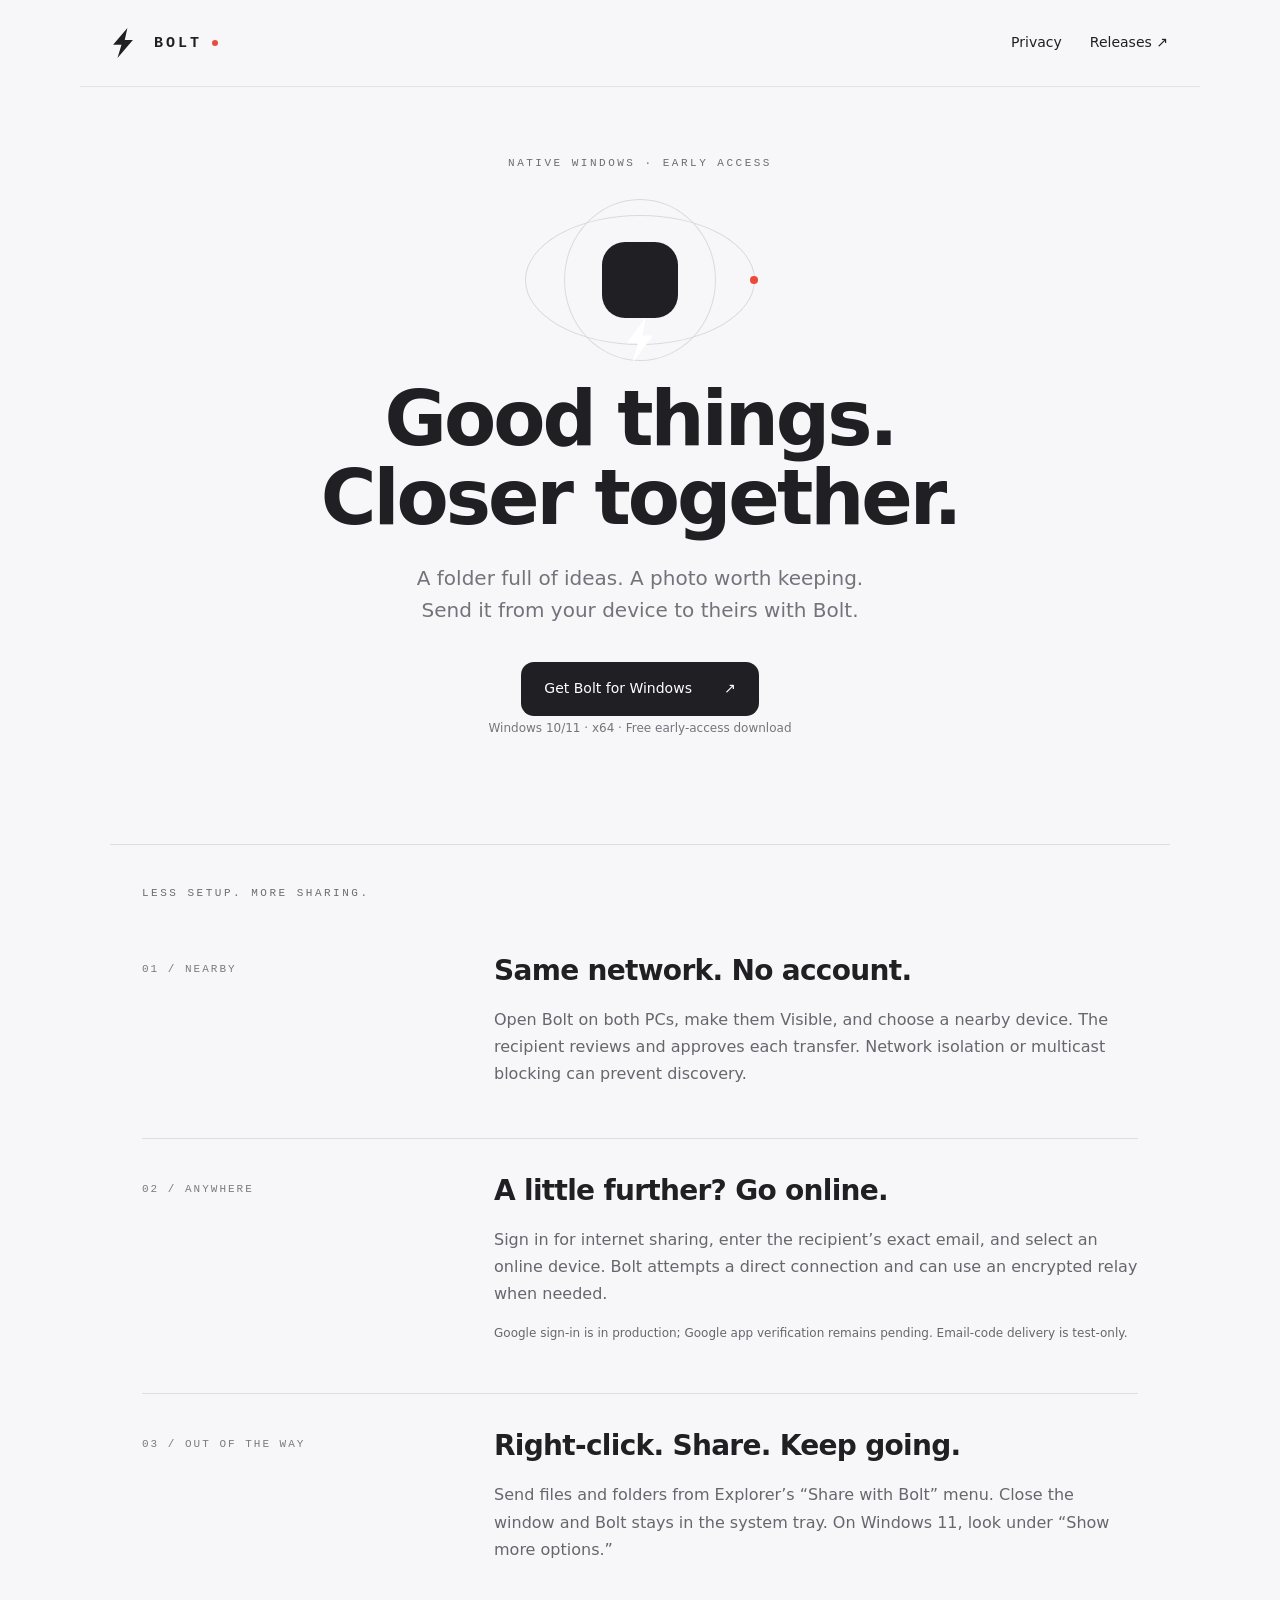
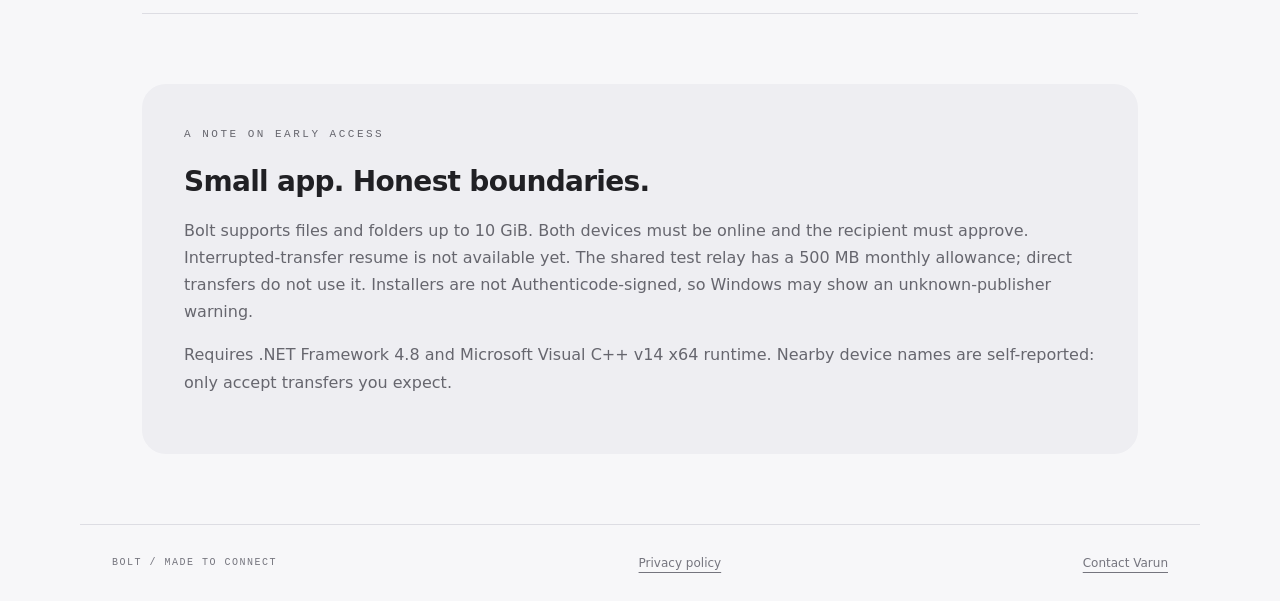
<file: index.html>
<!doctype html>
<html lang="en"><head><meta charset="utf-8"><meta name="viewport" content="width=device-width,initial-scale=1"><meta name="description" content="Bolt is an early-access native Windows app for sharing files and folders nearby or over the internet."><title>Bolt — A little closer.</title><link rel="stylesheet" href="style.css"></head>
<body><header><a class="brand" href="./" aria-label="Bolt home">ϟ <span>BOLT</span><i></i></a><nav><a href="privacy.html">Privacy</a><a href="https://github.com/VarunGotmare/Bolt-releases/releases">Releases ↗</a></nav></header>
<main><section class="hero"><p class="eyebrow">NATIVE WINDOWS · EARLY ACCESS</p><div class="orbit" aria-hidden="true"><span>ϟ</span><i></i></div><h1>Good things.<br>Closer together.</h1><p class="lead">A folder full of ideas. A photo worth keeping.<br>Send it from your device to theirs with Bolt.</p><a class="button" href="https://github.com/VarunGotmare/Bolt-releases/releases/latest">Get Bolt for Windows <span>↗</span></a><p class="fine">Windows 10/11 · x64 · Free early-access download</p></section>
<section class="story"><p class="eyebrow">LESS SETUP. MORE SHARING.</p><div class="rows"><article><span>01 / NEARBY</span><div><h2>Same network. No account.</h2><p>Open Bolt on both PCs, make them Visible, and choose a nearby device. The recipient reviews and approves each transfer. Network isolation or multicast blocking can prevent discovery.</p></div></article><article><span>02 / ANYWHERE</span><div><h2>A little further? Go online.</h2><p>Sign in for internet sharing, enter the recipient’s exact email, and select an online device. Bolt attempts a direct connection and can use an encrypted relay when needed.</p><p class="fine">Google sign-in is in production; Google app verification remains pending. Email-code delivery is test-only.</p></div></article><article><span>03 / OUT OF THE WAY</span><div><h2>Right-click. Share. Keep going.</h2><p>Send files and folders from Explorer’s “Share with Bolt” menu. Close the window and Bolt stays in the system tray. On Windows 11, look under “Show more options.”</p></div></article></div></section>
<section class="note"><p class="eyebrow">A NOTE ON EARLY ACCESS</p><h2>Small app. Honest boundaries.</h2><p>Bolt supports files and folders up to 10 GiB. Both devices must be online and the recipient must approve. Interrupted-transfer resume is not available yet. The shared test relay has a 500 MB monthly allowance; direct transfers do not use it. Installers are not Authenticode-signed, so Windows may show an unknown-publisher warning.</p><p>Requires .NET Framework 4.8 and Microsoft Visual C++ v14 x64 runtime. Nearby device names are self-reported: only accept transfers you expect.</p></section></main>
<footer><span>BOLT / MADE TO CONNECT</span><a href="privacy.html">Privacy policy</a><a href="mailto:varunpgotmare@gmail.com">Contact Varun</a></footer></body></html>
</file>
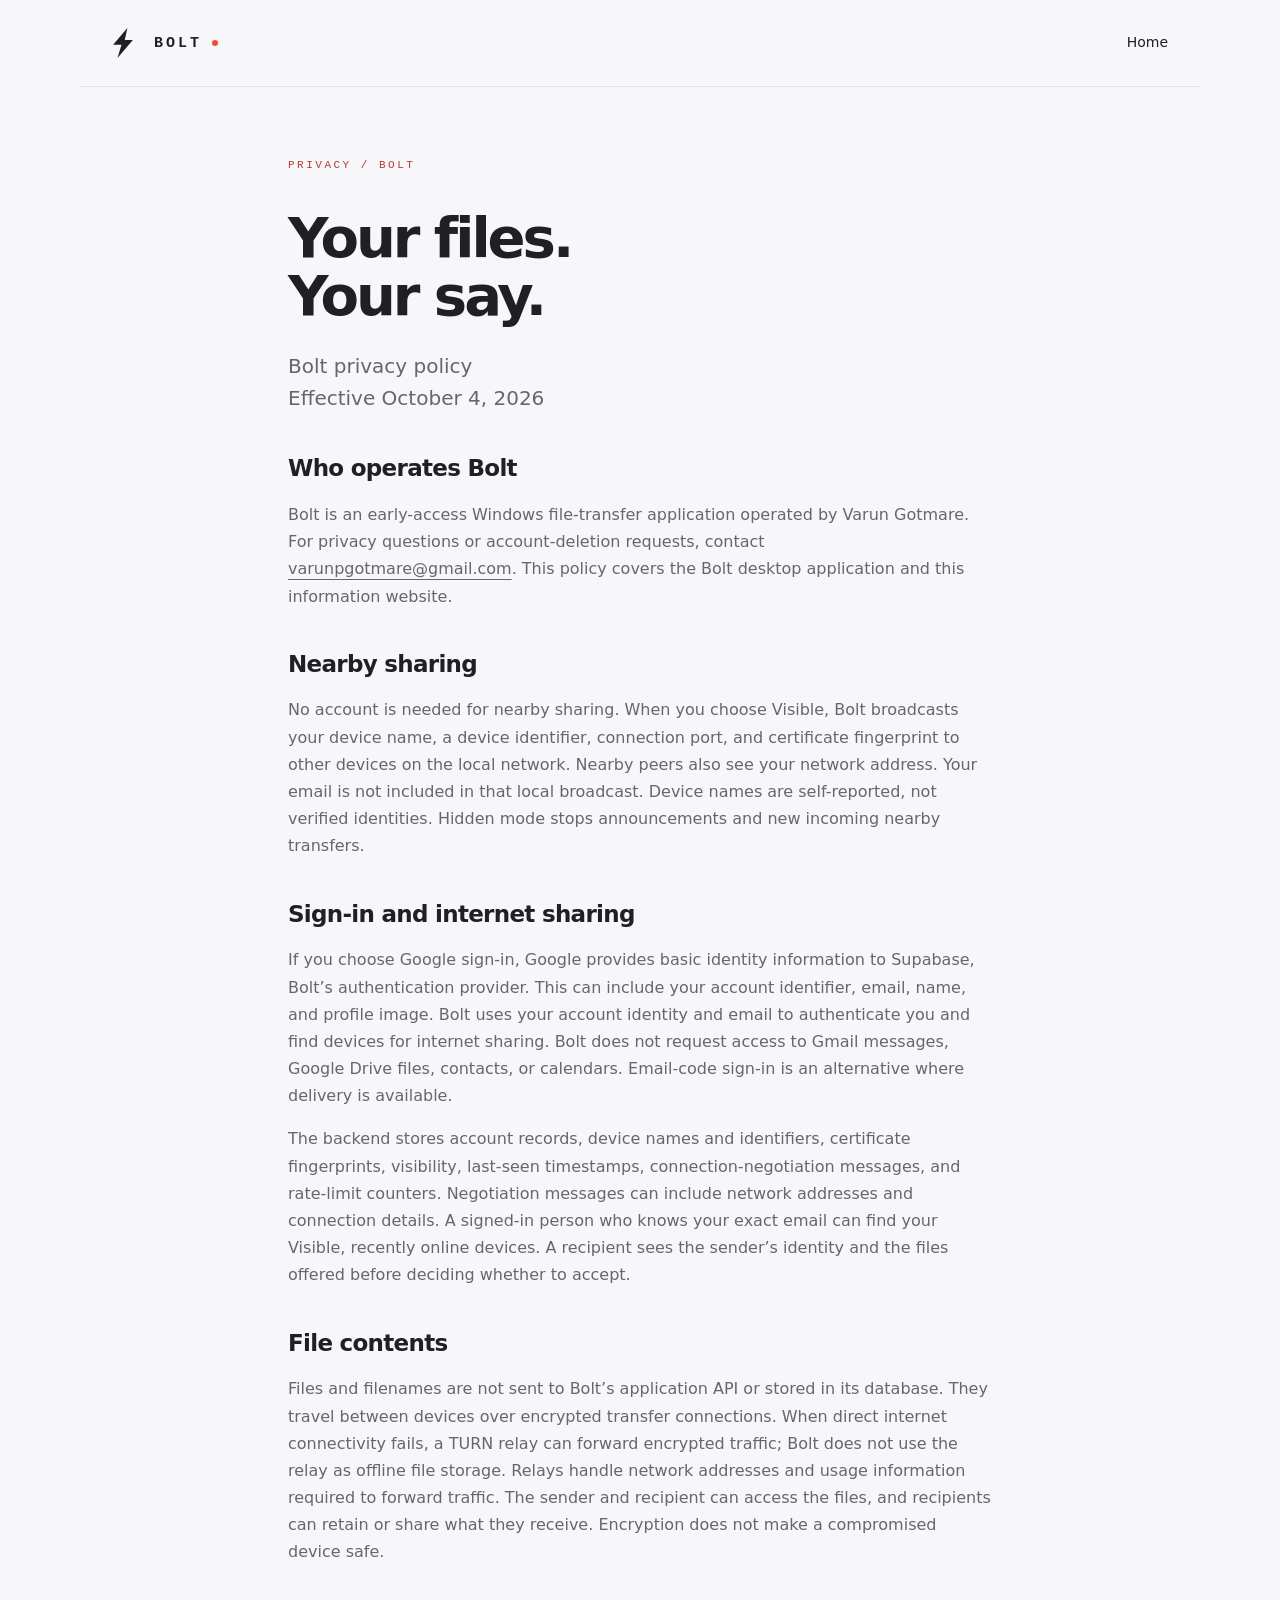
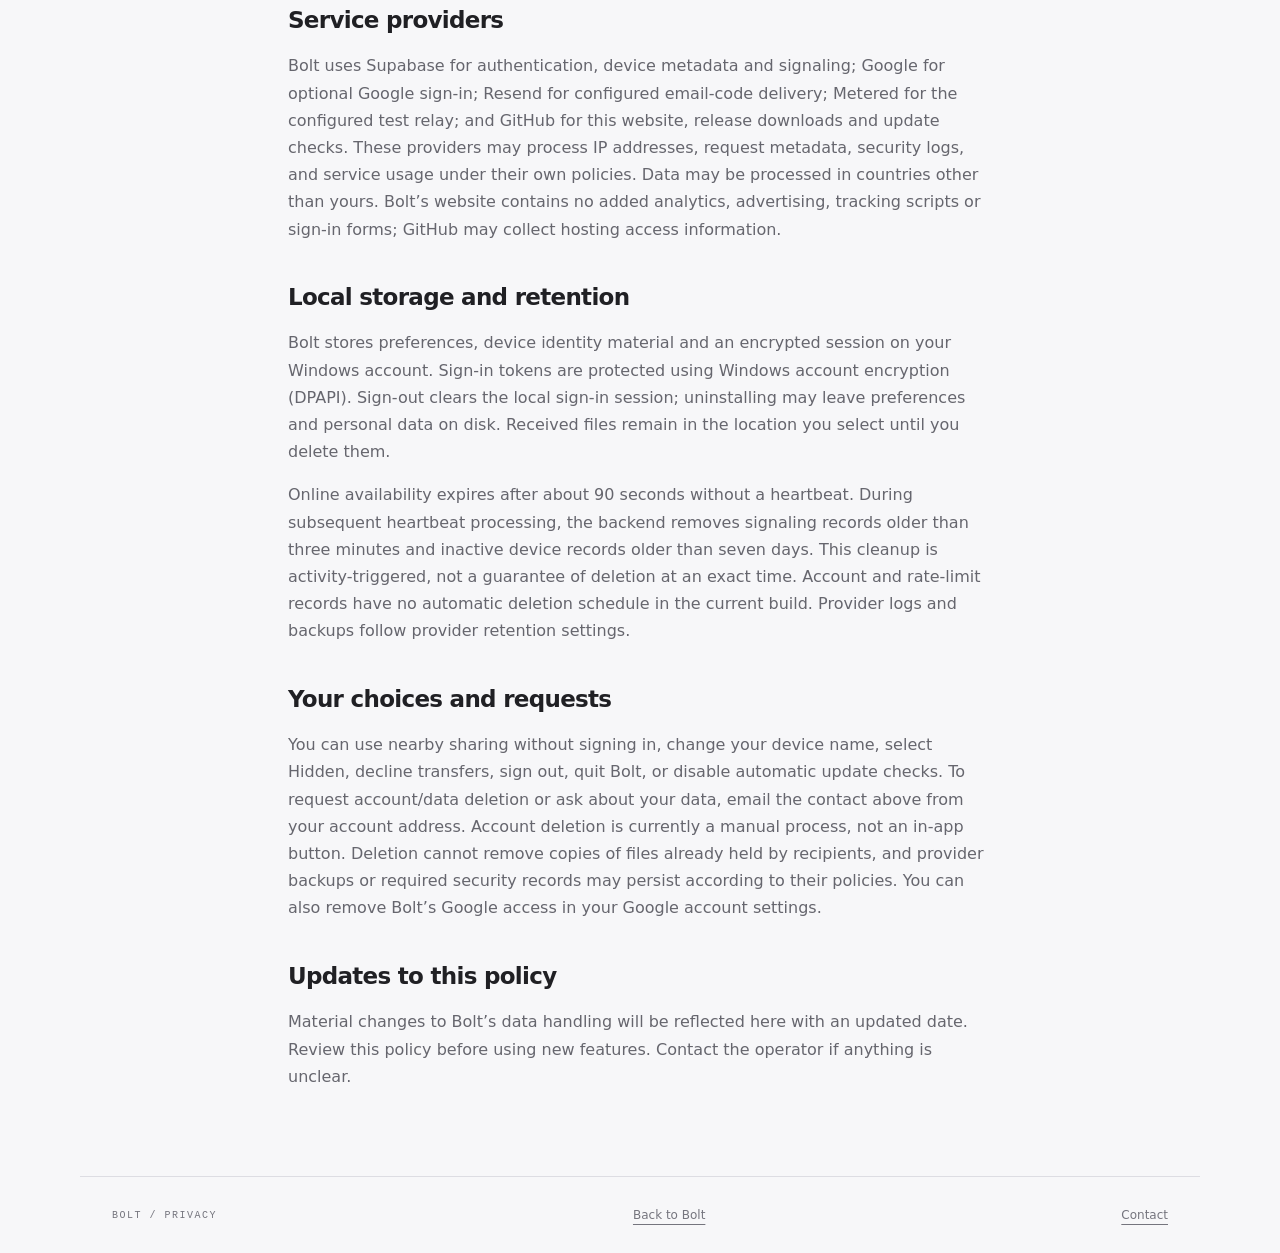
<file: privacy.html>
<!doctype html>
<html lang="en"><head><meta charset="utf-8"><meta name="viewport" content="width=device-width,initial-scale=1"><title>Bolt — Privacy policy</title><link rel="stylesheet" href="style.css"></head><body><header><a class="brand" href="./">ϟ <span>BOLT</span><i></i></a><nav><a href="./">Home</a></nav></header><main class="policy"><p class="eyebrow">PRIVACY / BOLT</p><h1>Your files.<br>Your say.</h1><p class="lead">Bolt privacy policy<br>Effective October 4, 2026</p>
<h2>Who operates Bolt</h2><p>Bolt is an early-access Windows file-transfer application operated by Varun Gotmare. For privacy questions or account-deletion requests, contact <a href="mailto:varunpgotmare@gmail.com">varunpgotmare@gmail.com</a>. This policy covers the Bolt desktop application and this information website.</p>
<h2>Nearby sharing</h2><p>No account is needed for nearby sharing. When you choose Visible, Bolt broadcasts your device name, a device identifier, connection port, and certificate fingerprint to other devices on the local network. Nearby peers also see your network address. Your email is not included in that local broadcast. Device names are self-reported, not verified identities. Hidden mode stops announcements and new incoming nearby transfers.</p>
<h2>Sign-in and internet sharing</h2><p>If you choose Google sign-in, Google provides basic identity information to Supabase, Bolt’s authentication provider. This can include your account identifier, email, name, and profile image. Bolt uses your account identity and email to authenticate you and find devices for internet sharing. Bolt does not request access to Gmail messages, Google Drive files, contacts, or calendars. Email-code sign-in is an alternative where delivery is available.</p><p>The backend stores account records, device names and identifiers, certificate fingerprints, visibility, last-seen timestamps, connection-negotiation messages, and rate-limit counters. Negotiation messages can include network addresses and connection details. A signed-in person who knows your exact email can find your Visible, recently online devices. A recipient sees the sender’s identity and the files offered before deciding whether to accept.</p>
<h2>File contents</h2><p>Files and filenames are not sent to Bolt’s application API or stored in its database. They travel between devices over encrypted transfer connections. When direct internet connectivity fails, a TURN relay can forward encrypted traffic; Bolt does not use the relay as offline file storage. Relays handle network addresses and usage information required to forward traffic. The sender and recipient can access the files, and recipients can retain or share what they receive. Encryption does not make a compromised device safe.</p>
<h2>Service providers</h2><p>Bolt uses Supabase for authentication, device metadata and signaling; Google for optional Google sign-in; Resend for configured email-code delivery; Metered for the configured test relay; and GitHub for this website, release downloads and update checks. These providers may process IP addresses, request metadata, security logs, and service usage under their own policies. Data may be processed in countries other than yours. Bolt’s website contains no added analytics, advertising, tracking scripts or sign-in forms; GitHub may collect hosting access information.</p>
<h2>Local storage and retention</h2><p>Bolt stores preferences, device identity material and an encrypted session on your Windows account. Sign-in tokens are protected using Windows account encryption (DPAPI). Sign-out clears the local sign-in session; uninstalling may leave preferences and personal data on disk. Received files remain in the location you select until you delete them.</p><p>Online availability expires after about 90 seconds without a heartbeat. During subsequent heartbeat processing, the backend removes signaling records older than three minutes and inactive device records older than seven days. This cleanup is activity-triggered, not a guarantee of deletion at an exact time. Account and rate-limit records have no automatic deletion schedule in the current build. Provider logs and backups follow provider retention settings.</p>
<h2>Your choices and requests</h2><p>You can use nearby sharing without signing in, change your device name, select Hidden, decline transfers, sign out, quit Bolt, or disable automatic update checks. To request account/data deletion or ask about your data, email the contact above from your account address. Account deletion is currently a manual process, not an in-app button. Deletion cannot remove copies of files already held by recipients, and provider backups or required security records may persist according to their policies. You can also remove Bolt’s Google access in your Google account settings.</p>
<h2>Updates to this policy</h2><p>Material changes to Bolt’s data handling will be reflected here with an updated date. Review this policy before using new features. Contact the operator if anything is unclear.</p>
</main><footer><span>BOLT / PRIVACY</span><a href="./">Back to Bolt</a><a href="mailto:varunpgotmare@gmail.com">Contact</a></footer></body></html>
</file>
<file: style.css>
*{box-sizing:border-box}html{scroll-behavior:smooth}body{margin:0;background:#f7f7f9;color:#202024;font:16px/1.7 system-ui,-apple-system,"Segoe UI",sans-serif}a{color:inherit;text-underline-offset:5px}header,footer{max-width:1120px;margin:auto;padding:28px 32px;display:flex;align-items:center;justify-content:space-between;gap:24px}header{border-bottom:1px solid #e3e3e7}.brand{display:flex;align-items:center;gap:10px;text-decoration:none;font-size:32px}.brand span{font:700 15px monospace;letter-spacing:3px}.brand i{width:6px;height:6px;background:#ec4b3b;border-radius:50%}nav{display:flex;gap:28px;font-size:14px}nav a{text-decoration:none}main{max-width:1060px;margin:auto}.hero{text-align:center;padding:68px 24px 90px}.eyebrow{font:11px/1.6 monospace;letter-spacing:2.5px;color:#6b6b73}.orbit{position:relative;width:230px;height:130px;margin:42px auto 28px;border:1px solid #d9d9e1;border-radius:50%;display:grid;place-items:center}.orbit:before{content:"";position:absolute;width:150px;height:160px;border:1px solid #d9d9e1;border-radius:50%}.orbit span{position:relative;width:76px;height:76px;border-radius:23px;background:#202024;color:white;font-size:60px;line-height:76px}.orbit i{position:absolute;width:8px;height:8px;background:#ed493a;border-radius:50%;right:-4px;animation:breathe 3s ease-in-out infinite}@keyframes breathe{50%{transform:translateY(-8px);opacity:.5}}h1{font-size:clamp(42px,7vw,76px);line-height:1.05;letter-spacing:-3px;font-weight:650;margin:34px 0 24px}.lead{font-size:20px;line-height:1.6;color:#73737c}.button{display:inline-flex;gap:32px;background:#202024;color:#fff;border-radius:13px;padding:15px 23px;margin:20px 0 2px;text-decoration:none;font-size:14px}.button:hover{background:#45454c}.fine{font-size:12px;color:#74747d}.story{padding:40px 32px 70px;border-top:1px solid #dddde3}.rows article{display:grid;grid-template-columns:1fr 2fr;gap:30px;padding:34px 0;border-bottom:1px solid #dddde3}.rows article>span{font:11px monospace;letter-spacing:2px;color:#7a7a82;padding-top:10px}h2{font-size:28px;letter-spacing:-.7px;line-height:1.25;font-weight:600;margin:0 0 18px}p{margin:0 0 16px}.rows p,.note p,.policy p{color:#66666e}.note{background:#eeeef2;border-radius:24px;padding:42px;margin:0 32px 70px}.note .eyebrow{margin-bottom:20px}footer{border-top:1px solid #dddde3;font-size:12px;color:#75757e}footer span{font:10px monospace;letter-spacing:1.5px}.policy{max-width:760px;padding:70px 28px}.policy h1{font-size:56px}.policy h2{font-size:23px;margin-top:40px}.policy .eyebrow{color:#b33b2e}a:focus-visible{outline:3px solid #da4638;outline-offset:5px}@media(max-width:620px){header,footer{padding:22px;flex-wrap:wrap}nav{gap:16px}.rows article{grid-template-columns:1fr;gap:18px}.hero{padding-top:40px}.note{margin:0 20px 40px;padding:25px}h1{letter-spacing:-2px}.lead{font-size:17px}}@media(prefers-reduced-motion:reduce){html{scroll-behavior:auto}.orbit i{animation:none}}@media(forced-colors:active){.button,.orbit span{border:1px solid ButtonText}.brand i,.orbit i{background:CanvasText}}
/* Keep the mark independent of installed symbol fonts. */
.brand,.orbit span{font-size:0!important}
.brand{font-size:0}.brand:before{content:"";display:block;width:22px;height:30px;background:currentColor;clip-path:polygon(70% 0,5% 56%,43% 56%,25% 100%,95% 40%,58% 40%)}.orbit span{font-size:0;display:grid;place-items:center}.orbit span:after{content:"";display:block;width:29px;height:45px;background:white;clip-path:polygon(70% 0,5% 56%,43% 56%,25% 100%,95% 40%,58% 40%)}
</file>
